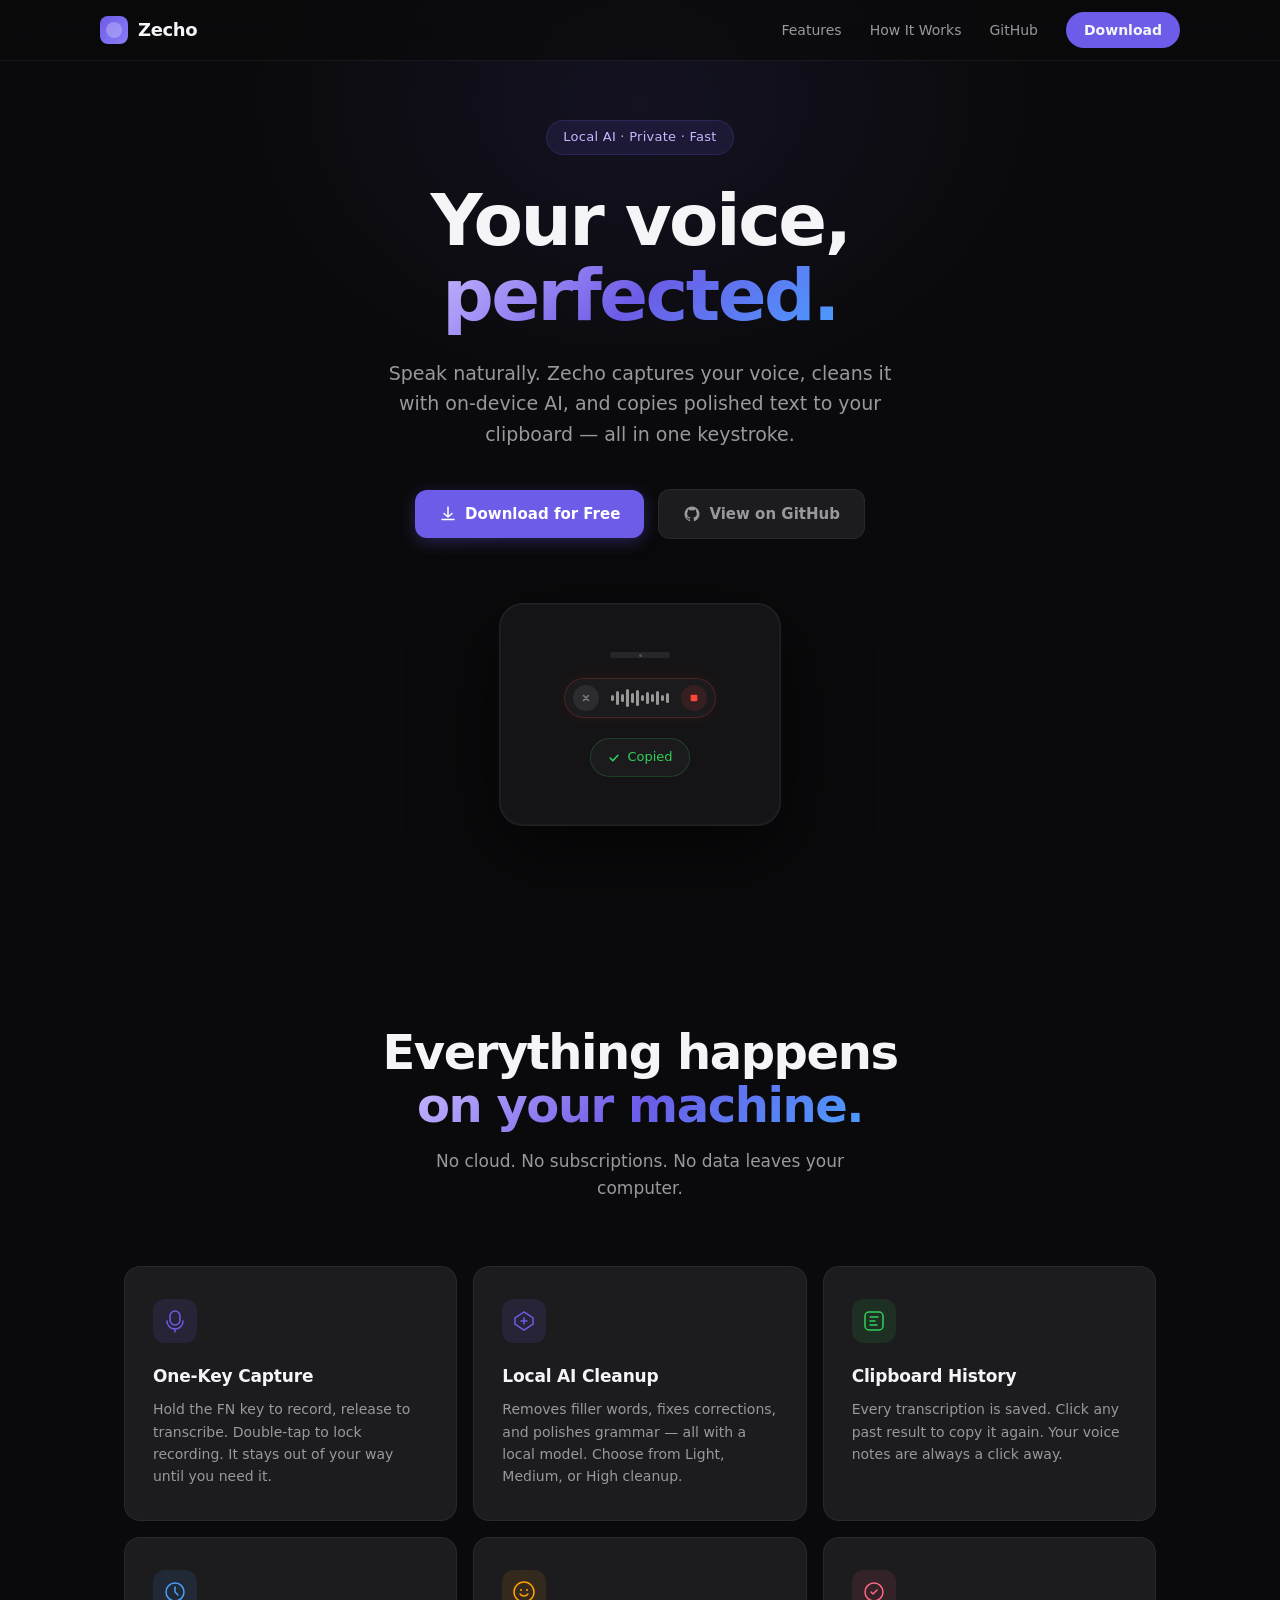
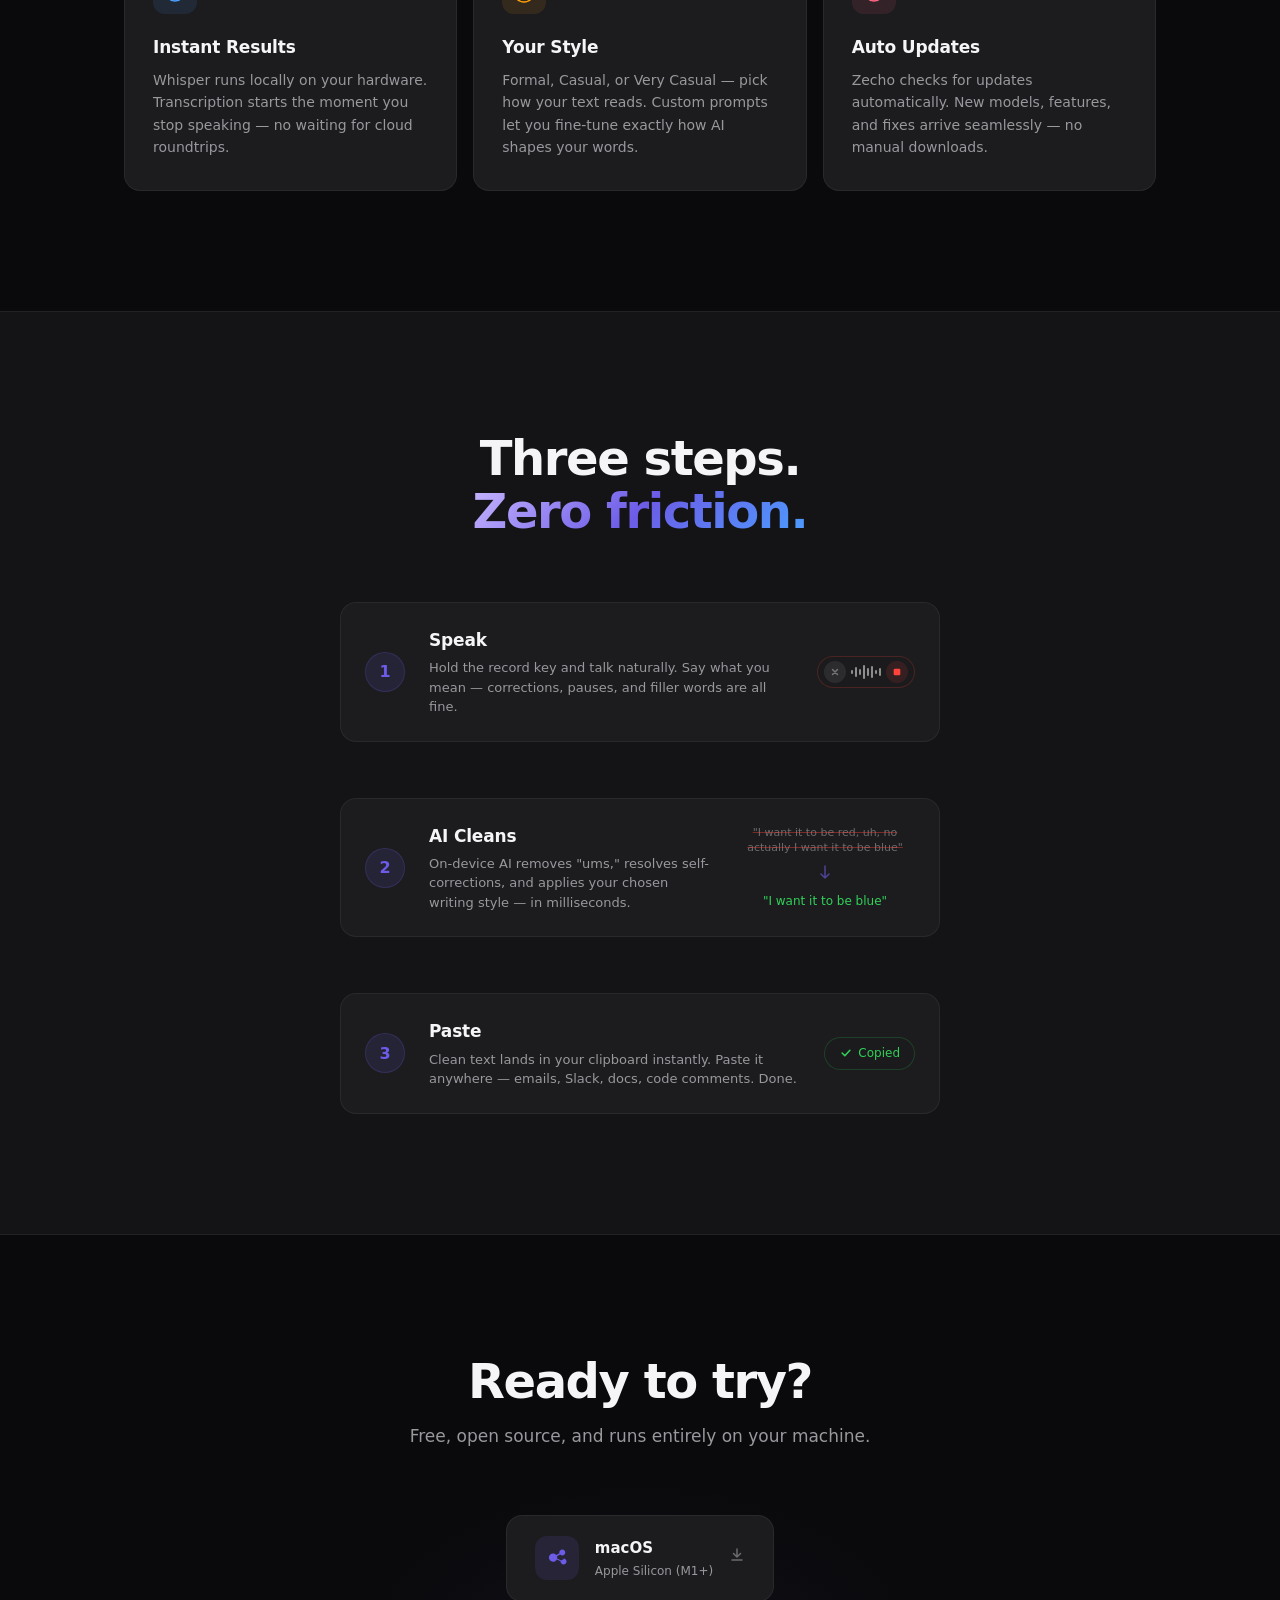
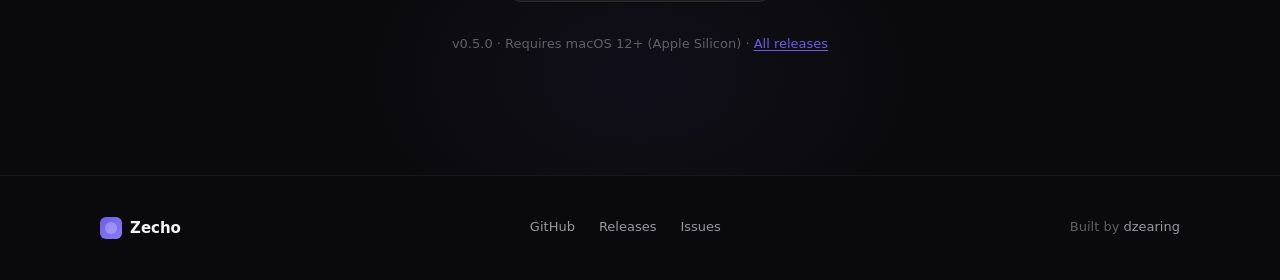
<file: docs/index.html>
<!DOCTYPE html>
<html lang="en">
<head>
  <meta charset="UTF-8" />
  <meta name="viewport" content="width=device-width, initial-scale=1.0" />
  <title>Zecho — Voice to Clipboard, Instantly</title>
  <meta name="description" content="Speak naturally. Zecho captures your voice, cleans it with local AI, and copies polished text to your clipboard — all in one keystroke." />
  <link rel="stylesheet" href="styles.css" />
</head>
<body>
  <!-- ── Nav ── -->
  <nav>
    <div class="nav-inner">
      <a href="#" class="logo">
        <div class="logo-mark"></div>
        <span>Zecho</span>
      </a>
      <div class="nav-links">
        <a href="#features">Features</a>
        <a href="#how-it-works">How It Works</a>
        <a href="https://github.com/dzearing/zecho" target="_blank" rel="noopener">GitHub</a>
        <a href="#download" class="nav-cta">Download</a>
      </div>
    </div>
  </nav>

  <!-- ── Hero ── -->
  <section class="hero">
    <div class="hero-glow"></div>
    <div class="hero-content">
      <div class="badge">Local AI &middot; Private &middot; Fast</div>
      <h1>Your voice,<br /><span class="gradient-text">perfected.</span></h1>
      <p class="hero-sub">
        Speak naturally. Zecho captures your voice, cleans it with on-device AI,
        and copies polished text to your clipboard — all in one keystroke.
      </p>
      <div class="hero-actions">
        <a href="#download" class="btn btn-primary">
          <svg width="18" height="18" viewBox="0 0 18 18" fill="none">
            <path d="M9 2v10m0 0L5 8.5M9 12l4-3.5M3 14.5h12" stroke="currentColor" stroke-width="1.5" stroke-linecap="round" stroke-linejoin="round"/>
          </svg>
          Download for Free
        </a>
        <a href="https://github.com/dzearing/zecho" target="_blank" rel="noopener" class="btn btn-secondary">
          <svg width="18" height="18" viewBox="0 0 18 18" fill="none">
            <path d="M9 1.5C4.86 1.5 1.5 4.86 1.5 9c0 3.31 2.15 6.13 5.13 7.12.37.07.51-.16.51-.36v-1.26c-2.09.45-2.53-1.01-2.53-1.01-.34-.87-.83-1.1-.83-1.1-.68-.46.05-.45.05-.45.75.05 1.15.77 1.15.77.67 1.14 1.75.81 2.17.62.07-.48.26-.81.47-.99-1.67-.19-3.42-.83-3.42-3.71 0-.82.29-1.49.77-2.01-.08-.19-.33-.95.07-1.99 0 0 .63-.2 2.06.77a7.17 7.17 0 013.74 0c1.43-.97 2.06-.77 2.06-.77.4 1.04.15 1.8.07 1.99.48.52.77 1.19.77 2.01 0 2.89-1.76 3.52-3.43 3.71.27.23.51.69.51 1.39v2.07c0 .2.14.43.51.36A7.5 7.5 0 0016.5 9c0-4.14-3.36-7.5-7.5-7.5z" fill="currentColor"/>
          </svg>
          View on GitHub
        </a>
      </div>
    </div>

    <!-- App mockup -->
    <div class="hero-mockup">
      <div class="mockup-window">
        <div class="mockup-content">
          <div class="mockup-pill mockup-idle">
            <div class="mockup-dot"></div>
          </div>
          <div class="mockup-pill mockup-recording">
            <div class="mockup-cancel">
              <svg width="10" height="10" viewBox="0 0 14 14" fill="none">
                <path d="M3.5 3.5L10.5 10.5M10.5 3.5L3.5 10.5" stroke="currentColor" stroke-width="2" stroke-linecap="round"/>
              </svg>
            </div>
            <div class="mockup-waveform">
              <span></span><span></span><span></span><span></span><span></span>
              <span></span><span></span><span></span><span></span><span></span>
              <span></span><span></span>
            </div>
            <div class="mockup-stop">
              <svg width="8" height="8" viewBox="0 0 12 12" fill="none">
                <rect x="1" y="1" width="10" height="10" rx="2" fill="currentColor"/>
              </svg>
            </div>
          </div>
          <div class="mockup-pill mockup-done">
            <svg width="14" height="14" viewBox="0 0 18 18" fill="none">
              <path d="M4 9L7.5 12.5L14 5.5" stroke="currentColor" stroke-width="2" stroke-linecap="round" stroke-linejoin="round"/>
            </svg>
            <span>Copied</span>
          </div>
        </div>
      </div>
    </div>
  </section>

  <!-- ── Features ── -->
  <section class="features" id="features">
    <div class="section-inner">
      <div class="section-header">
        <h2>Everything happens<br /><span class="gradient-text">on your machine.</span></h2>
        <p>No cloud. No subscriptions. No data leaves your computer.</p>
      </div>
      <div class="feature-grid">
        <div class="feature-card">
          <div class="feature-icon">
            <svg width="24" height="24" viewBox="0 0 24 24" fill="none">
              <rect x="7" y="2" width="10" height="14" rx="5" stroke="currentColor" stroke-width="1.5" fill="none"/>
              <path d="M4 12c0 4.42 3.58 8 8 8s8-3.58 8-8" stroke="currentColor" stroke-width="1.5" stroke-linecap="round" fill="none"/>
              <line x1="12" y1="20" x2="12" y2="23" stroke="currentColor" stroke-width="1.5" stroke-linecap="round"/>
            </svg>
          </div>
          <h3>One-Key Capture</h3>
          <p>Hold the FN key to record, release to transcribe. Double-tap to lock recording. It stays out of your way until you need it.</p>
        </div>
        <div class="feature-card">
          <div class="feature-icon accent-purple">
            <svg width="24" height="24" viewBox="0 0 24 24" fill="none">
              <path d="M12 3L3 9v6l9 6 9-6V9l-9-6z" stroke="currentColor" stroke-width="1.5" fill="none"/>
              <path d="M12 15V9M9 12h6" stroke="currentColor" stroke-width="1.5" stroke-linecap="round"/>
            </svg>
          </div>
          <h3>Local AI Cleanup</h3>
          <p>Removes filler words, fixes corrections, and polishes grammar — all with a local model. Choose from Light, Medium, or High cleanup.</p>
        </div>
        <div class="feature-card">
          <div class="feature-icon accent-green">
            <svg width="24" height="24" viewBox="0 0 24 24" fill="none">
              <rect x="3" y="3" width="18" height="18" rx="4" stroke="currentColor" stroke-width="1.5" fill="none"/>
              <path d="M8 8h8M8 12h5M8 16h7" stroke="currentColor" stroke-width="1.5" stroke-linecap="round"/>
            </svg>
          </div>
          <h3>Clipboard History</h3>
          <p>Every transcription is saved. Click any past result to copy it again. Your voice notes are always a click away.</p>
        </div>
        <div class="feature-card">
          <div class="feature-icon accent-blue">
            <svg width="24" height="24" viewBox="0 0 24 24" fill="none">
              <circle cx="12" cy="12" r="9" stroke="currentColor" stroke-width="1.5" fill="none"/>
              <path d="M12 7v5l3 3" stroke="currentColor" stroke-width="1.5" stroke-linecap="round"/>
            </svg>
          </div>
          <h3>Instant Results</h3>
          <p>Whisper runs locally on your hardware. Transcription starts the moment you stop speaking — no waiting for cloud roundtrips.</p>
        </div>
        <div class="feature-card">
          <div class="feature-icon accent-orange">
            <svg width="24" height="24" viewBox="0 0 24 24" fill="none">
              <path d="M12 2C6.48 2 2 6.48 2 12s4.48 10 10 10 10-4.48 10-10S17.52 2 12 2z" stroke="currentColor" stroke-width="1.5" fill="none"/>
              <path d="M8 14s1.5 2 4 2 4-2 4-2" stroke="currentColor" stroke-width="1.5" stroke-linecap="round"/>
              <circle cx="9" cy="10" r="1" fill="currentColor"/>
              <circle cx="15" cy="10" r="1" fill="currentColor"/>
            </svg>
          </div>
          <h3>Your Style</h3>
          <p>Formal, Casual, or Very Casual — pick how your text reads. Custom prompts let you fine-tune exactly how AI shapes your words.</p>
        </div>
        <div class="feature-card">
          <div class="feature-icon accent-pink">
            <svg width="24" height="24" viewBox="0 0 24 24" fill="none">
              <path d="M21 12a9 9 0 11-18 0 9 9 0 0118 0z" stroke="currentColor" stroke-width="1.5" fill="none"/>
              <path d="M9 12l2 2 4-4" stroke="currentColor" stroke-width="1.5" stroke-linecap="round" stroke-linejoin="round"/>
            </svg>
          </div>
          <h3>Auto Updates</h3>
          <p>Zecho checks for updates automatically. New models, features, and fixes arrive seamlessly — no manual downloads.</p>
        </div>
      </div>
    </div>
  </section>

  <!-- ── How It Works ── -->
  <section class="how-it-works" id="how-it-works">
    <div class="section-inner">
      <div class="section-header">
        <h2>Three steps.<br /><span class="gradient-text">Zero friction.</span></h2>
      </div>
      <div class="steps">
        <div class="step">
          <div class="step-number">1</div>
          <div class="step-content">
            <h3>Speak</h3>
            <p>Hold the record key and talk naturally. Say what you mean — corrections, pauses, and filler words are all fine.</p>
          </div>
          <div class="step-visual">
            <div class="step-pill recording">
              <div class="step-cancel-btn">
                <svg width="10" height="10" viewBox="0 0 14 14" fill="none">
                  <path d="M3.5 3.5L10.5 10.5M10.5 3.5L3.5 10.5" stroke="currentColor" stroke-width="2" stroke-linecap="round"/>
                </svg>
              </div>
              <div class="step-bars">
                <span></span><span></span><span></span><span></span><span></span>
                <span></span><span></span><span></span>
              </div>
              <div class="step-stop-btn">
                <svg width="8" height="8" viewBox="0 0 12 12" fill="none">
                  <rect x="1" y="1" width="10" height="10" rx="2" fill="currentColor"/>
                </svg>
              </div>
            </div>
          </div>
        </div>

        <div class="step-connector">
          <svg width="24" height="48" viewBox="0 0 24 48" fill="none">
            <path d="M12 0v48" stroke="url(#grad-connector)" stroke-width="1.5" stroke-dasharray="4 4"/>
            <defs>
              <linearGradient id="grad-connector" x1="12" y1="0" x2="12" y2="48">
                <stop offset="0%" stop-color="#6c5ce7" stop-opacity="0.6"/>
                <stop offset="100%" stop-color="#6c5ce7" stop-opacity="0.1"/>
              </linearGradient>
            </defs>
          </svg>
        </div>

        <div class="step">
          <div class="step-number">2</div>
          <div class="step-content">
            <h3>AI Cleans</h3>
            <p>On-device AI removes "ums," resolves self-corrections, and applies your chosen writing style — in milliseconds.</p>
          </div>
          <div class="step-visual">
            <div class="step-transform">
              <div class="step-before">"I want it to be red, uh, no actually I want it to be blue"</div>
              <div class="step-arrow">
                <svg width="16" height="16" viewBox="0 0 16 16" fill="none">
                  <path d="M8 2v12m0 0l4-4m-4 4L4 10" stroke="currentColor" stroke-width="1.5" stroke-linecap="round" stroke-linejoin="round"/>
                </svg>
              </div>
              <div class="step-after">"I want it to be blue"</div>
            </div>
          </div>
        </div>

        <div class="step-connector">
          <svg width="24" height="48" viewBox="0 0 24 48" fill="none">
            <path d="M12 0v48" stroke="url(#grad-connector2)" stroke-width="1.5" stroke-dasharray="4 4"/>
            <defs>
              <linearGradient id="grad-connector2" x1="12" y1="0" x2="12" y2="48">
                <stop offset="0%" stop-color="#6c5ce7" stop-opacity="0.6"/>
                <stop offset="100%" stop-color="#6c5ce7" stop-opacity="0.1"/>
              </linearGradient>
            </defs>
          </svg>
        </div>

        <div class="step">
          <div class="step-number">3</div>
          <div class="step-content">
            <h3>Paste</h3>
            <p>Clean text lands in your clipboard instantly. Paste it anywhere — emails, Slack, docs, code comments. Done.</p>
          </div>
          <div class="step-visual">
            <div class="step-pill done">
              <svg width="14" height="14" viewBox="0 0 18 18" fill="none">
                <path d="M4 9L7.5 12.5L14 5.5" stroke="currentColor" stroke-width="2" stroke-linecap="round" stroke-linejoin="round"/>
              </svg>
              <span>Copied</span>
            </div>
          </div>
        </div>
      </div>
    </div>
  </section>

  <!-- ── Download ── -->
  <section class="download" id="download">
    <div class="section-inner">
      <div class="download-glow"></div>
      <div class="section-header">
        <h2>Ready to try?</h2>
        <p>Free, open source, and runs entirely on your machine.</p>
      </div>
      <div class="download-cards">
        <a href="https://github.com/dzearing/zecho/releases/download/v0.5.0/Zecho_0.5.0_aarch64.dmg" class="download-card">
          <div class="download-icon">
            <svg width="32" height="32" viewBox="0 0 32 32" fill="none">
              <path d="M22.5 17.5c-.87 0-1.65.37-2.2.96l-4.15-2.08c.05-.25.08-.5.08-.76 0-.45-.08-.88-.22-1.28l3.16-1.81c.55.53 1.3.85 2.13.85 1.66 0 3-1.34 3-3s-1.34-3-3-3-3 1.34-3 3c0 .31.05.61.14.89l-3.17 1.82c-.75-.98-1.93-1.61-3.27-1.61-2.27 0-4.12 1.85-4.12 4.12s1.85 4.12 4.12 4.12c1.64 0 3.05-.96 3.72-2.34l3.86 1.93c-.01.09-.01.18-.01.28 0 1.66 1.34 3 3 3s3-1.34 3-3-1.34-3.19-3-3.19z" fill="currentColor"/>
            </svg>
          </div>
          <div class="download-info">
            <strong>macOS</strong>
            <span>Apple Silicon (M1+)</span>
          </div>
          <div class="download-action">
            <svg width="16" height="16" viewBox="0 0 16 16" fill="none">
              <path d="M8 2v8m0 0L4.5 6.5M8 10l3.5-3.5M3 13h10" stroke="currentColor" stroke-width="1.5" stroke-linecap="round" stroke-linejoin="round"/>
            </svg>
          </div>
        </a>
      </div>
      <p class="download-note">
        v0.5.0 &middot; Requires macOS 12+ (Apple Silicon) &middot;
        <a href="https://github.com/dzearing/zecho/releases">All releases</a>
      </p>
    </div>
  </section>

  <!-- ── Footer ── -->
  <footer>
    <div class="footer-inner">
      <div class="footer-brand">
        <div class="logo-mark small"></div>
        <span>Zecho</span>
      </div>
      <div class="footer-links">
        <a href="https://github.com/dzearing/zecho" target="_blank" rel="noopener">GitHub</a>
        <a href="https://github.com/dzearing/zecho/releases" target="_blank" rel="noopener">Releases</a>
        <a href="https://github.com/dzearing/zecho/issues" target="_blank" rel="noopener">Issues</a>
      </div>
      <p class="footer-copy">Built by <a href="https://github.com/dzearing" target="_blank" rel="noopener">dzearing</a></p>
    </div>
  </footer>

  <script src="main.js"></script>
</body>
</html>
</file>
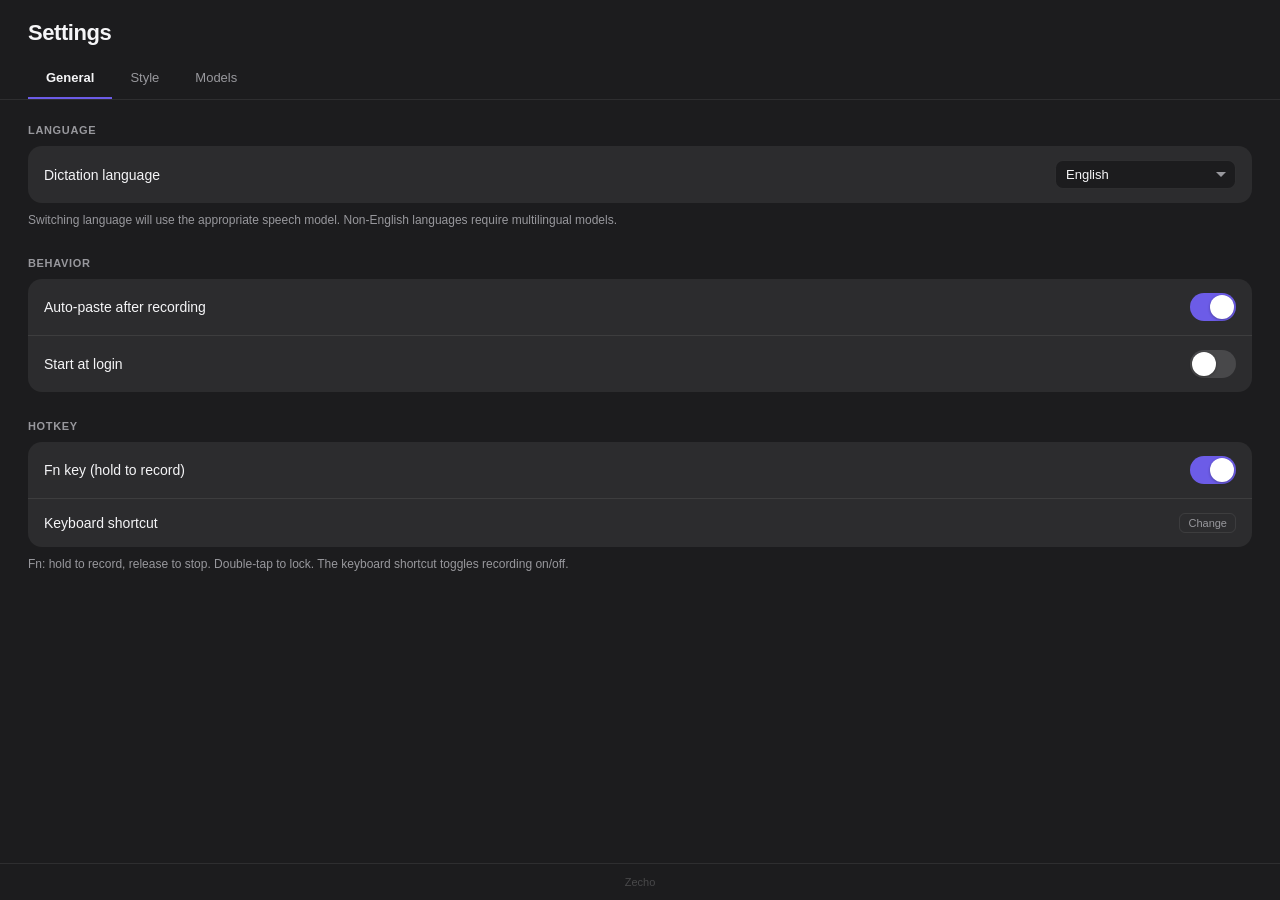
<file: ui/settings.html>
<!DOCTYPE html>
<html lang="en">
<head>
  <meta charset="UTF-8" />
  <meta name="viewport" content="width=device-width, initial-scale=1.0" />
  <title>Zecho Settings</title>
  <style>
    * { margin: 0; padding: 0; box-sizing: border-box; }

    :root {
      --bg: #1c1c1e;
      --surface: #2c2c2e;
      --surface-hover: #3a3a3c;
      --text: #f5f5f7;
      --text-secondary: #98989d;
      --accent: #6c5ce7;
      --accent-light: rgba(108, 92, 231, 0.15);
      --border: rgba(255, 255, 255, 0.08);
      --radius: 14px;
      --radius-sm: 8px;
      --preview-bg: rgba(108, 92, 231, 0.08);
      --preview-text: #c8b6ff;
    }

    body {
      background: var(--bg);
      font-family: -apple-system, BlinkMacSystemFont, "SF Pro Text", "SF Pro Display", "Helvetica Neue", sans-serif;
      color: var(--text);
      -webkit-user-select: none;
      user-select: none;
      height: 100vh;
      display: flex;
      flex-direction: column;
      overflow: hidden;
    }

    /* ── Header + Tabs ── */

    .header {
      padding: 20px 28px 0;
      flex-shrink: 0;
    }

    .header h1 {
      font-size: 22px;
      font-weight: 700;
      letter-spacing: -0.02em;
    }

    .tabs {
      display: flex;
      gap: 0;
      padding: 16px 28px 0;
      border-bottom: 1px solid var(--border);
      flex-shrink: 0;
    }

    .tab {
      padding: 8px 18px 12px;
      font-size: 13px;
      font-weight: 500;
      color: var(--text-secondary);
      cursor: pointer;
      border-bottom: 2px solid transparent;
      transition: all 0.15s ease;
      background: none;
      border-top: none;
      border-left: none;
      border-right: none;
      font-family: inherit;
    }

    .tab:hover { color: var(--text); }
    .tab.active {
      color: var(--text);
      border-bottom-color: var(--accent);
      font-weight: 600;
    }

    /* ── Tab content ── */

    .tab-content {
      flex: 1;
      overflow-y: auto;
      padding: 24px 28px;
    }

    .tab-pane { display: none; }
    .tab-pane.active { display: block; }

    /* ── Sections ── */

    .section { margin-bottom: 28px; }

    .section-label {
      font-size: 11px;
      font-weight: 600;
      color: var(--text-secondary);
      text-transform: uppercase;
      letter-spacing: 0.06em;
      margin-bottom: 10px;
    }

    .section-info {
      font-size: 12px;
      color: var(--text-secondary);
      margin-top: 8px;
      line-height: 1.5;
    }

    /* ── Card grids ── */

    .card-grid {
      display: grid;
      gap: 10px;
    }

    .card-grid.cols-3 { grid-template-columns: repeat(3, 1fr); }
    .card-grid.cols-2 { grid-template-columns: repeat(2, 1fr); }

    .option-card {
      background: var(--surface);
      border: 2px solid transparent;
      border-radius: var(--radius);
      padding: 16px;
      cursor: pointer;
      transition: all 0.18s ease;
      display: flex;
      flex-direction: column;
      gap: 6px;
    }

    .option-card:hover { background: var(--surface-hover); }
    .option-card.selected {
      border-color: var(--accent);
      background: var(--accent-light);
    }

    .option-card .card-title {
      font-size: 16px;
      font-weight: 650;
      letter-spacing: -0.01em;
    }

    .option-card .card-desc {
      font-size: 12px;
      color: var(--text-secondary);
      line-height: 1.4;
    }

    .option-card .card-preview {
      margin-top: auto;
      padding: 10px 12px;
      background: var(--preview-bg);
      border-radius: var(--radius-sm);
      font-size: 12px;
      line-height: 1.5;
      color: var(--preview-text);
    }

    /* ── Settings rows ── */

    .settings-group {
      background: var(--surface);
      border-radius: var(--radius);
      overflow: hidden;
    }

    .setting-row {
      display: flex;
      align-items: center;
      justify-content: space-between;
      padding: 14px 16px;
      min-height: 48px;
    }

    .setting-row + .setting-row {
      border-top: 1px solid var(--border);
    }

    .setting-row .label { font-size: 14px; }
    .setting-row .value { font-size: 13px; color: var(--text-secondary); }

    /* ── Toggle ── */

    .toggle {
      position: relative;
      width: 46px;
      height: 28px;
      cursor: pointer;
    }

    .toggle input { opacity: 0; width: 0; height: 0; }

    .toggle-track {
      position: absolute;
      inset: 0;
      background: #48484a;
      border-radius: 14px;
      transition: background 0.2s ease;
    }

    .toggle input:checked + .toggle-track { background: var(--accent); }

    .toggle-knob {
      position: absolute;
      top: 2px;
      left: 2px;
      width: 24px;
      height: 24px;
      background: #fff;
      border-radius: 50%;
      transition: transform 0.2s cubic-bezier(0.4, 0, 0.2, 1);
      box-shadow: 0 1px 3px rgba(0, 0, 0, 0.3);
    }

    .toggle input:checked ~ .toggle-knob { transform: translateX(18px); }

    /* ── Select dropdown ── */

    .select-wrap select {
      background: var(--bg);
      border: 1px solid var(--border);
      border-radius: var(--radius-sm);
      color: var(--text);
      font-family: inherit;
      font-size: 13px;
      padding: 6px 28px 6px 10px;
      outline: none;
      cursor: pointer;
      -webkit-appearance: none;
      appearance: none;
      background-image: url("data:image/svg+xml,%3Csvg xmlns='http://www.w3.org/2000/svg' width='12' height='12' viewBox='0 0 12 12'%3E%3Cpath fill='%2398989d' d='M6 8L1 3h10z'/%3E%3C/svg%3E");
      background-repeat: no-repeat;
      background-position: right 8px center;
      transition: border-color 0.15s ease;
    }

    .select-wrap select:focus { border-color: var(--accent); }

    /* ── Textarea ── */

    .custom-prompt textarea {
      width: 100%;
      min-height: 72px;
      background: var(--bg);
      border: 1px solid var(--border);
      border-radius: var(--radius-sm);
      color: var(--text);
      font-family: inherit;
      font-size: 13px;
      padding: 10px 12px;
      resize: vertical;
      outline: none;
      margin-top: 8px;
      transition: border-color 0.15s ease;
    }

    .custom-prompt textarea:focus { border-color: var(--accent); }
    .custom-prompt textarea::placeholder { color: #636366; }

    /* ── Hotkey ── */

    kbd {
      display: inline-block;
      padding: 3px 7px;
      font-size: 12px;
      font-family: inherit;
      font-weight: 500;
      background: var(--bg);
      border: 1px solid var(--border);
      border-radius: 6px;
      color: var(--text-secondary);
    }

    .hotkey-display { display: flex; align-items: center; gap: 4px; }

    /* ── Model cards ── */

    .model-list { display: flex; flex-direction: column; gap: 8px; }
    .settings-group + #cleanup-models-wrapper { margin-top: 8px; }

    .model-card {
      background: var(--surface);
      border: 2px solid transparent;
      border-radius: var(--radius);
      padding: 14px 16px;
      display: flex;
      align-items: center;
      gap: 14px;
      cursor: pointer;
      transition: all 0.18s ease;
    }

    .model-card:hover { background: var(--surface-hover); }
    .model-card.active { border-color: var(--accent); background: var(--accent-light); }

    .model-info { flex: 1; min-width: 0; }

    .model-name {
      font-size: 14px;
      font-weight: 600;
      display: flex;
      align-items: center;
      gap: 8px;
    }

    .model-name .badge {
      font-size: 10px;
      font-weight: 500;
      padding: 2px 6px;
      border-radius: 4px;
      background: var(--accent-light);
      color: #c8b6ff;
      text-transform: uppercase;
      letter-spacing: 0.04em;
    }

    .model-desc { font-size: 12px; color: var(--text-secondary); margin-top: 2px; }

    .model-id-chip {
      display: inline-block;
      font-size: 10px;
      font-family: "SF Mono", "Menlo", monospace;
      color: var(--text-secondary);
      background: rgba(255, 255, 255, 0.06);
      border: 1px solid var(--border);
      border-radius: 4px;
      padding: 1px 6px;
      margin-top: 4px;
    }

    .model-meta { display: flex; gap: 12px; margin-top: 6px; }

    .model-stat {
      font-size: 11px;
      color: var(--text-secondary);
      display: flex;
      align-items: center;
      gap: 4px;
    }

    .stat-bar { display: flex; gap: 2px; }

    .stat-dot {
      width: 6px;
      height: 6px;
      border-radius: 2px;
      background: #48484a;
    }

    .stat-dot.filled { background: var(--accent); }
    .stat-dot.filled.green { background: #30d158; }

    .model-action { flex-shrink: 0; display: flex; align-items: center; }

    .model-btn {
      padding: 6px 14px;
      border-radius: var(--radius-sm);
      border: none;
      font-size: 12px;
      font-weight: 600;
      cursor: pointer;
      transition: all 0.15s ease;
      font-family: inherit;
    }

    .model-btn.download { background: var(--accent); color: #fff; }
    .model-btn.download:hover { background: #7d6ef0; }
    .model-btn.active-btn { background: rgba(48, 209, 88, 0.12); color: #30d158; cursor: default; }
    .model-btn.select { background: var(--bg); color: var(--text-secondary); border: 1px solid var(--border); }
    .model-btn.select:hover { color: var(--text); border-color: rgba(255, 255, 255, 0.15); }
    .model-btn.downloading { background: var(--bg); color: var(--text-secondary); cursor: wait; }
    .model-btn.cancel { background: rgba(255, 69, 58, 0.12); color: #ff453a; }
    .model-btn.cancel:hover { background: rgba(255, 69, 58, 0.2); }

    .download-pct {
      font-size: 12px;
      font-variant-numeric: tabular-nums;
      color: var(--accent);
      margin-right: 8px;
    }

    .model-size { font-size: 11px; color: #636366; margin-top: 2px; }

    /* ── Hotkey recorder ── */

    .hotkey-recorder {
      display: flex;
      align-items: center;
      gap: 6px;
      cursor: pointer;
    }

    .hotkey-recorder.recording kbd {
      border-color: var(--accent);
      color: var(--accent);
      animation: pulse 1s infinite;
    }

    @keyframes pulse {
      0%, 100% { opacity: 1; }
      50% { opacity: 0.5; }
    }

    .hotkey-edit-btn {
      font-size: 11px;
      color: var(--text-secondary);
      background: none;
      border: 1px solid var(--border);
      border-radius: 6px;
      padding: 3px 8px;
      cursor: pointer;
      font-family: inherit;
      transition: all 0.15s ease;
    }

    .hotkey-edit-btn:hover {
      color: var(--text);
      border-color: rgba(255, 255, 255, 0.15);
    }

    /* ── Footer ── */

    .footer {
      padding: 12px 28px;
      text-align: center;
      font-size: 11px;
      color: #48484a;
      flex-shrink: 0;
      border-top: 1px solid var(--border);
    }
  </style>
</head>
<body>

  <div class="header">
    <h1>Settings</h1>
  </div>

  <div class="tabs">
    <button class="tab active" data-tab="general">General</button>
    <button class="tab" data-tab="style">Style</button>
    <button class="tab" data-tab="models">Models</button>
  </div>

  <div class="tab-content">

    <!-- ══ Style tab ══ -->
    <div class="tab-pane" id="tab-style">
      <div class="section">
        <div class="section-label">Writing Style</div>
        <div class="card-grid cols-3" id="style-grid">
          <div class="option-card" data-style="Formal">
            <div class="card-title">Formal.</div>
            <div class="card-desc">Caps + Punctuation</div>
            <div class="card-preview">Hey, are you free for lunch tomorrow? Let's do 12 if that works for you.</div>
          </div>
          <div class="option-card" data-style="Casual">
            <div class="card-title">Casual</div>
            <div class="card-desc">Caps + Less punctuation</div>
            <div class="card-preview">Hey are you free for lunch tomorrow? Let's do 12 if that works for you</div>
          </div>
          <div class="option-card" data-style="VeryCasual">
            <div class="card-title">very casual</div>
            <div class="card-desc">No caps + Less punctuation</div>
            <div class="card-preview">hey are you free for lunch tomorrow? let's do 12 if that works for you</div>
          </div>
        </div>
      </div>

      <div class="section">
        <div class="section-label">Auto Cleanup</div>
        <div class="card-grid cols-2" id="cleanup-grid">
          <div class="option-card" data-level="None">
            <div class="card-title">None</div>
            <div class="card-desc">Transcribes exactly what you said</div>
            <div class="card-preview">hey we still on for coffee or? I think we maybe should leave earlier um to make it there in time</div>
          </div>
          <div class="option-card" data-level="Light">
            <div class="card-title">Light</div>
            <div class="card-desc">Cleans up filler words and grammar</div>
            <div class="card-preview">Hey, are we still on for coffee? I think we should leave earlier to make it there in time.</div>
          </div>
          <div class="option-card" data-level="Medium">
            <div class="card-title">Medium</div>
            <div class="card-desc">Edits for clarity and conciseness</div>
            <div class="card-preview">Hey, are we still on for coffee? We should leave earlier; there might be traffic.</div>
          </div>
          <div class="option-card" data-level="High">
            <div class="card-title">High</div>
            <div class="card-desc">Rewrites for brevity and polish</div>
            <div class="card-preview">Hey, still on for coffee? Let's leave early to beat traffic.</div>
          </div>
        </div>
        <div class="section-info">Your original dictation is always saved in History.</div>
      </div>

      <div class="section">
        <div class="section-label">Custom Instructions</div>
        <div class="custom-prompt">
          <textarea id="custom-prompt" placeholder='e.g. "Always use Oxford commas" or "Keep technical jargon as-is"'></textarea>
        </div>
        <div class="section-info">Appended to the cleanup prompt. Leave blank for defaults.</div>
      </div>
    </div>

    <!-- ══ Models tab ══ -->
    <div class="tab-pane" id="tab-models">
      <div class="section">
        <div class="section-label">Speech-to-Text</div>
        <div class="model-list" id="whisper-models"></div>
      </div>

      <div class="section">
        <div class="section-label">Text Cleanup</div>
        <div class="settings-group">
          <div class="setting-row">
            <span class="label">Enable AI cleanup</span>
            <label class="toggle">
              <input type="checkbox" id="cleanup-enabled" checked />
              <span class="toggle-track"></span>
              <span class="toggle-knob"></span>
            </label>
          </div>
        </div>
        <div id="cleanup-models-wrapper">
          <div class="model-list" id="cleanup-models"></div>
          <div class="section-info">Larger models produce better results but use more memory.</div>
        </div>
      </div>
    </div>

    <!-- ══ General tab ══ -->
    <div class="tab-pane active" id="tab-general">
      <div class="section">
        <div class="section-label">Language</div>
        <div class="settings-group">
          <div class="setting-row">
            <span class="label">Dictation language</span>
            <div class="select-wrap">
              <select id="language-select">
                <option value="en">English</option>
                <option value="zh">中文 (Chinese)</option>
                <option value="es">Español (Spanish)</option>
                <option value="fr">Français (French)</option>
                <option value="de">Deutsch (German)</option>
                <option value="pt">Português (Portuguese)</option>
                <option value="it">Italiano (Italian)</option>
                <option value="ja">日本語 (Japanese)</option>
                <option value="ko">한국어 (Korean)</option>
                <option value="ru">Русский (Russian)</option>
                <option value="nl">Nederlands (Dutch)</option>
                <option value="pl">Polski (Polish)</option>
                <option value="tr">Türkçe (Turkish)</option>
                <option value="ar">العربية (Arabic)</option>
                <option value="hi">हिन्दी (Hindi)</option>
                <option value="th">ไทย (Thai)</option>
                <option value="vi">Tiếng Việt (Vietnamese)</option>
                <option value="id">Bahasa Indonesia</option>
                <option value="cs">Čeština (Czech)</option>
                <option value="uk">Українська (Ukrainian)</option>
                <option value="sv">Svenska (Swedish)</option>
                <option value="da">Dansk (Danish)</option>
                <option value="no">Norsk (Norwegian)</option>
                <option value="fi">Suomi (Finnish)</option>
              </select>
            </div>
          </div>
        </div>
        <div class="section-info">Switching language will use the appropriate speech model. Non-English languages require multilingual models.</div>
      </div>

      <div class="section">
        <div class="section-label">Behavior</div>
        <div class="settings-group">
          <div class="setting-row">
            <span class="label">Auto-paste after recording</span>
            <label class="toggle">
              <input type="checkbox" id="auto-paste" checked />
              <span class="toggle-track"></span>
              <span class="toggle-knob"></span>
            </label>
          </div>
          <div class="setting-row">
            <span class="label">Start at login</span>
            <label class="toggle">
              <input type="checkbox" id="autostart-enabled" />
              <span class="toggle-track"></span>
              <span class="toggle-knob"></span>
            </label>
          </div>
        </div>
      </div>

      <div class="section">
        <div class="section-label">Hotkey</div>
        <div class="settings-group">
          <div class="setting-row">
            <span class="label">Fn key (hold to record)</span>
            <label class="toggle">
              <input type="checkbox" id="fn-key-enabled" checked />
              <span class="toggle-track"></span>
              <span class="toggle-knob"></span>
            </label>
          </div>
          <div class="setting-row">
            <span class="label">Keyboard shortcut</span>
            <div class="hotkey-recorder" id="hotkey-recorder">
              <div class="hotkey-display" id="hotkey-display"></div>
              <button class="hotkey-edit-btn" id="hotkey-edit-btn">Change</button>
            </div>
          </div>
        </div>
        <div class="section-info">Fn: hold to record, release to stop. Double-tap to lock. The keyboard shortcut toggles recording on/off.</div>
      </div>

    </div>
  </div>

  <div class="footer" id="footer">Zecho</div>

  <script>
    const { invoke } = window.__TAURI__.core;
    const { listen } = window.__TAURI__.event;

    let settings = {};

    // ── Tabs ──

    document.querySelectorAll(".tab").forEach((tab) => {
      tab.addEventListener("click", () => {
        document.querySelectorAll(".tab").forEach((t) => t.classList.remove("active"));
        document.querySelectorAll(".tab-pane").forEach((p) => p.classList.remove("active"));
        tab.classList.add("active");
        document.getElementById(`tab-${tab.dataset.tab}`).classList.add("active");
      });
    });

    // ── Card selection ──

    function selectCard(grid, attr, value) {
      grid.querySelectorAll(".option-card").forEach((card) => {
        card.classList.toggle("selected", card.dataset[attr] === value);
      });
    }

    let previousCleanupLevel = "Light";

    async function loadSettings() {
      settings = await invoke("get_settings");
      selectCard(document.getElementById("style-grid"), "style", settings.writing_style);
      selectCard(document.getElementById("cleanup-grid"), "level", settings.cleanup_level);
      document.getElementById("auto-paste").checked = settings.auto_paste;
      document.getElementById("custom-prompt").value = settings.custom_prompt || "";

      const cleanupOn = settings.cleanup_level !== "None";
      document.getElementById("cleanup-enabled").checked = cleanupOn;
      document.getElementById("cleanup-models-wrapper").style.opacity = cleanupOn ? "1" : "0.4";
      document.getElementById("cleanup-models-wrapper").style.pointerEvents = cleanupOn ? "auto" : "none";
      if (cleanupOn) previousCleanupLevel = settings.cleanup_level;

      document.getElementById("language-select").value = settings.language || "en";
      document.getElementById("fn-key-enabled").checked = settings.fn_key_enabled !== false;
      renderHotkey();

      try {
        const autostartEnabled = await invoke("get_autostart_enabled");
        document.getElementById("autostart-enabled").checked = !!autostartEnabled;
      } catch (err) {
        console.error("Failed to read autostart state:", err);
      }
    }

    async function saveSettings() {
      await invoke("update_settings", { newSettings: settings });
    }

    document.getElementById("style-grid").addEventListener("click", (e) => {
      const card = e.target.closest(".option-card");
      if (!card) return;
      settings.writing_style = card.dataset.style;
      selectCard(document.getElementById("style-grid"), "style", settings.writing_style);
      saveSettings();
    });

    document.getElementById("cleanup-grid").addEventListener("click", (e) => {
      const card = e.target.closest(".option-card");
      if (!card) return;
      settings.cleanup_level = card.dataset.level;
      selectCard(document.getElementById("cleanup-grid"), "level", settings.cleanup_level);
      saveSettings();
    });

    document.getElementById("cleanup-enabled").addEventListener("change", (e) => {
      if (e.target.checked) {
        settings.cleanup_level = previousCleanupLevel || "Light";
        document.getElementById("cleanup-models-wrapper").style.opacity = "1";
        document.getElementById("cleanup-models-wrapper").style.pointerEvents = "auto";
      } else {
        previousCleanupLevel = settings.cleanup_level;
        settings.cleanup_level = "None";
        document.getElementById("cleanup-models-wrapper").style.opacity = "0.4";
        document.getElementById("cleanup-models-wrapper").style.pointerEvents = "none";
      }
      selectCard(document.getElementById("cleanup-grid"), "level", settings.cleanup_level);
      saveSettings();
    });

    document.getElementById("auto-paste").addEventListener("change", (e) => {
      settings.auto_paste = e.target.checked;
      saveSettings();
    });

    document.getElementById("fn-key-enabled").addEventListener("change", (e) => {
      settings.fn_key_enabled = e.target.checked;
      saveSettings();
    });

    document.getElementById("autostart-enabled").addEventListener("change", async (e) => {
      const checkbox = e.target;
      const desired = checkbox.checked;
      checkbox.disabled = true;
      try {
        await invoke("set_autostart_enabled", { enabled: desired });
        const actual = await invoke("get_autostart_enabled");
        checkbox.checked = !!actual;
      } catch (err) {
        console.error("Failed to update autostart:", err);
        checkbox.checked = !desired;
      } finally {
        checkbox.disabled = false;
      }
    });

    document.getElementById("language-select").addEventListener("change", async (e) => {
      settings.language = e.target.value;
      try {
        const newModelId = await invoke("switch_language", { language: settings.language });
        if (newModelId) {
          settings.active_whisper_model = newModelId;
          currentWhisperModel = newModelId;
        }
      } catch (err) {
        console.error("Language switch error:", err);
      }
      saveSettings();
      await loadModels();

      // Auto-download the needed whisper model if not yet downloaded
      const models = await invoke("list_models");
      const needed = models.find((m) => m.id === currentWhisperModel);
      if (needed && !needed.downloaded && !(needed.id in activeDownloads)) {
        downloadModel(needed.id);
      }
    });

    let promptTimeout;
    document.getElementById("custom-prompt").addEventListener("input", (e) => {
      clearTimeout(promptTimeout);
      promptTimeout = setTimeout(() => {
        settings.custom_prompt = e.target.value || null;
        saveSettings();
      }, 500);
    });

    // ── Hotkey recorder ──

    const KEY_LABELS = {
      " ": "Space", Control: "Ctrl", Alt: "Option", Meta: "Cmd", Shift: "Shift",
    };

    function hotkeyToKbds(hotkey) {
      if (!hotkey) return "<kbd>Option</kbd><kbd>Space</kbd>";
      return hotkey.split("+").map((p) => {
        const label = { alt: "Option", ctrl: "Ctrl", shift: "Shift", cmd: "Cmd", meta: "Cmd", space: "Space" }[p.toLowerCase()] || p.toUpperCase();
        return `<kbd>${label}</kbd>`;
      }).join("");
    }

    function renderHotkey() {
      document.getElementById("hotkey-display").innerHTML = hotkeyToKbds(settings.hotkey || "alt+space");
    }

    let recordingHotkey = false;

    document.getElementById("hotkey-edit-btn").addEventListener("click", () => {
      if (recordingHotkey) {
        recordingHotkey = false;
        document.getElementById("hotkey-recorder").classList.remove("recording");
        document.getElementById("hotkey-edit-btn").textContent = "Change";
        renderHotkey();
        return;
      }
      recordingHotkey = true;
      document.getElementById("hotkey-recorder").classList.add("recording");
      document.getElementById("hotkey-display").innerHTML = "<kbd>Press shortcut...</kbd>";
      document.getElementById("hotkey-edit-btn").textContent = "Cancel";
    });

    document.addEventListener("keydown", async (e) => {
      if (!recordingHotkey) return;
      e.preventDefault();
      e.stopPropagation();

      if (e.key === "Escape") {
        recordingHotkey = false;
        document.getElementById("hotkey-recorder").classList.remove("recording");
        document.getElementById("hotkey-edit-btn").textContent = "Change";
        renderHotkey();
        return;
      }

      // Ignore bare modifier keys
      if (["Control", "Alt", "Shift", "Meta"].includes(e.key)) return;

      const parts = [];
      if (e.ctrlKey) parts.push("ctrl");
      if (e.altKey) parts.push("alt");
      if (e.shiftKey) parts.push("shift");
      if (e.metaKey) parts.push("cmd");

      if (parts.length === 0) return; // Require at least one modifier

      const key = e.key === " " ? "space" : e.key.toLowerCase();
      parts.push(key);

      const hotkey = parts.join("+");

      try {
        await invoke("update_hotkey", { hotkey });
        settings.hotkey = hotkey;
      } catch (err) {
        console.error("Hotkey update error:", err);
      }

      recordingHotkey = false;
      document.getElementById("hotkey-recorder").classList.remove("recording");
      document.getElementById("hotkey-edit-btn").textContent = "Change";
      renderHotkey();
    }, true);

    // ── Models ──

    function renderScoreDots(score, max, colorClass) {
      let html = '<div class="stat-bar">';
      for (let i = 0; i < max; i++) {
        html += `<div class="stat-dot${i < score ? ` filled ${colorClass}` : ""}"></div>`;
      }
      return html + "</div>";
    }

    function renderModelCard(model, isActive) {
      const qualityDots = renderScoreDots(model.quality_score, 10, "");
      const speedDots = renderScoreDots(model.speed_score, 10, "green");

      let actionHtml;
      if (!model.downloaded) {
        actionHtml = `<span class="download-pct" id="pct-${model.id}"></span><button class="model-btn download" data-download="${model.id}" id="btn-${model.id}">Download</button>`;
      } else if (isActive) {
        actionHtml = `<button class="model-btn active-btn">Active</button>`;
      } else {
        actionHtml = `<button class="model-btn select" data-select="${model.id}" data-type="${model.model_type}">Use</button>`;
      }

      const recommended = model.description.includes("Recommended") ? '<span class="badge">Rec</span>' : "";

      return `
        <div class="model-card${isActive ? " active" : ""}">
          <div class="model-info">
            <div class="model-name">${model.name} ${recommended}</div>
            <div class="model-desc">${model.description}</div>
            <div class="model-id-chip">${model.id}</div>
            <div class="model-meta">
              <div class="model-stat">Quality ${qualityDots}</div>
              <div class="model-stat">Speed ${speedDots}</div>
            </div>
            <div class="model-size">${model.size_mb >= 1000 ? (model.size_mb / 1024).toFixed(1) + " GB" : model.size_mb + " MB"}</div>
          </div>
          <div class="model-action">${actionHtml}</div>
        </div>`;
    }

    let currentWhisperModel = "";
    let currentCleanupModel = "";
    const activeDownloads = {};

    async function loadModels() {
      try {
        currentWhisperModel = settings.active_whisper_model || "whisper-base-en";
        currentCleanupModel = settings.active_cleanup_model;
        const models = await invoke("list_models");

        const lang = settings.language || "en";
        const needMulti = lang !== "en";
        document.getElementById("whisper-models").innerHTML = models
          .filter((m) => m.model_type === "Whisper" && m.multilingual === needMulti)
          .map((m) => renderModelCard(m, m.id === currentWhisperModel))
          .join("");

        document.getElementById("cleanup-models").innerHTML = models
          .filter((m) => m.model_type === "Cleanup")
          .map((m) => renderModelCard(m, m.id === currentCleanupModel))
          .join("");

        // Restore progress for any active downloads after re-render
        for (const [id, pct] of Object.entries(activeDownloads)) {
          const btn = document.getElementById("btn-" + id);
          const pctEl = document.getElementById("pct-" + id);
          if (btn) { btn.textContent = "Cancel"; btn.className = "model-btn cancel"; }
          if (pctEl) pctEl.textContent = pct + "%";
        }

        document.querySelectorAll("[data-download]").forEach(function(btn) {
          btn.addEventListener("click", function() { downloadModel(btn.dataset.download); });
        });
        document.querySelectorAll("[data-select]").forEach(function(btn) {
          btn.addEventListener("click", function() { selectModel(btn.dataset.select, btn.dataset.type); });
        });
      } catch (err) {
        console.error("Failed to load models:", err);
      }
    }

    async function downloadModel(modelId) {
      console.log("[settings] downloadModel called:", modelId);
      activeDownloads[modelId] = 0;
      var btn = document.getElementById("btn-" + modelId);
      var pct = document.getElementById("pct-" + modelId);
      if (btn) {
        btn.textContent = "Cancel";
        btn.className = "model-btn cancel";
      }
      if (pct) pct.textContent = "0%";
      try {
        await invoke("download_model", { modelId });
      } catch (err) {
        console.error("[settings] Download error:", err);
        delete activeDownloads[modelId];
        if (btn) { btn.textContent = "Retry"; btn.className = "model-btn download"; }
        if (pct) pct.textContent = "";
      }
    }

    async function selectModel(modelId, modelType) {
      try {
        if (modelType === "Whisper") {
          await invoke("load_whisper_model_cmd", { modelId });
          currentWhisperModel = modelId;
          settings.active_whisper_model = modelId;
        } else {
          await invoke("load_cleanup_model", { modelId });
          currentCleanupModel = modelId;
          settings.active_cleanup_model = modelId;
        }
        saveSettings();
        loadModels();
      } catch (err) {
        console.error("Model load error:", err);
      }
    }

    listen("model-download-progress", (event) => {
      var [id, pct] = event.payload;
      if (id in activeDownloads) activeDownloads[id] = pct;
      var el = document.getElementById("pct-" + id);
      if (el) el.textContent = pct + "%";
    });
    listen("model-download-complete", (event) => {
      console.log("[settings] download complete:", event.payload);
      delete activeDownloads[event.payload];
      loadModels();
    });
    listen("model-download-error", (event) => {
      console.error("[settings] download error:", event.payload);
      delete activeDownloads[event.payload];
      loadModels();
    });

    loadSettings().then(() => loadModels());

    // ── Footer version ──
    (async () => {
      try {
        const version = await window.__TAURI__.app.getVersion();
        document.getElementById("footer").textContent = `Zecho v${version}`;
      } catch (_) {}
    })();
  </script>
</body>
</html>
</file>
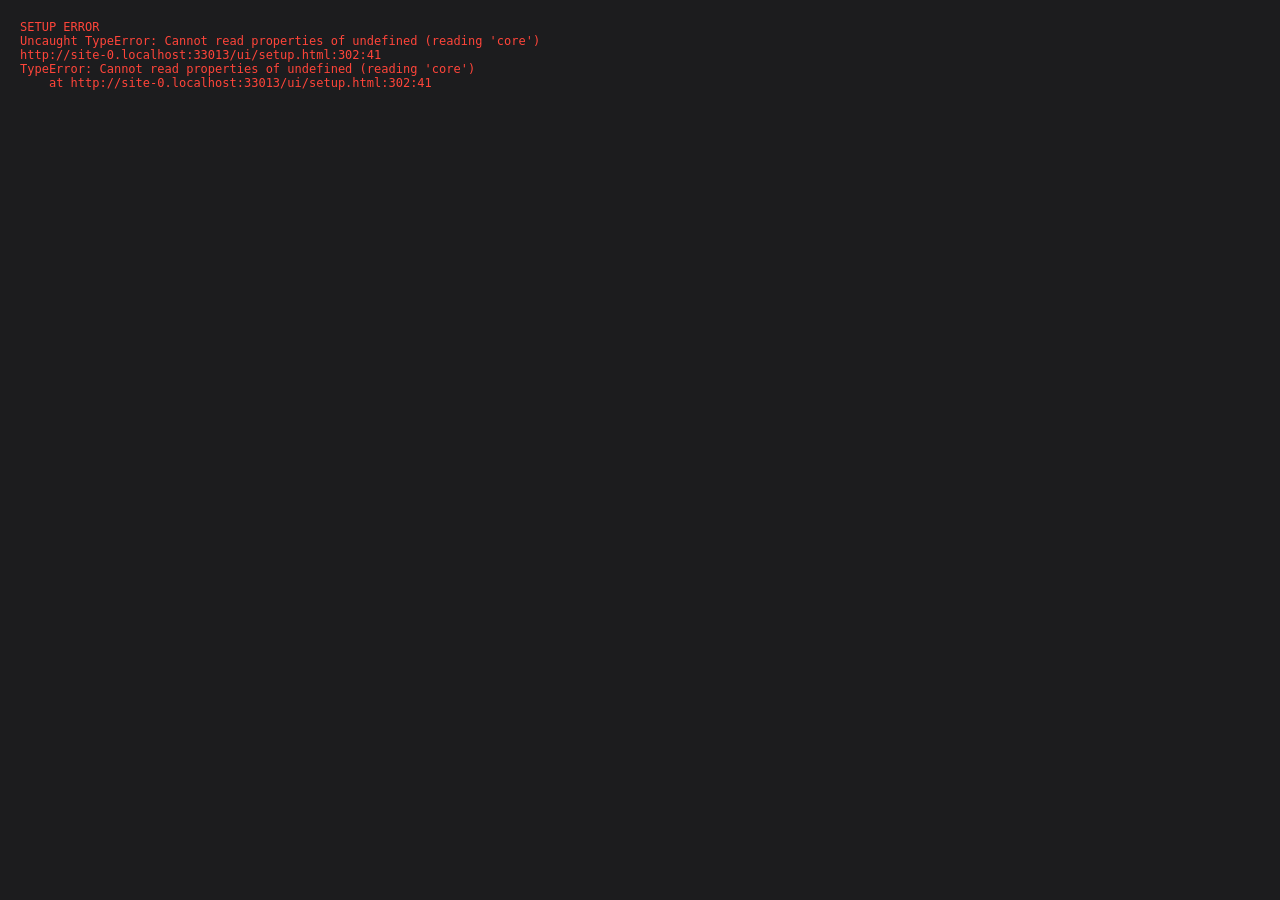
<file: ui/setup.html>
<!DOCTYPE html>
<html lang="en">
<head>
  <meta charset="UTF-8" />
  <meta name="viewport" content="width=device-width, initial-scale=1.0" />
  <title>Welcome to Zecho</title>
  <style>
    * { margin: 0; padding: 0; box-sizing: border-box; }

    :root {
      --bg: #1c1c1e;
      --surface: #2c2c2e;
      --text: #f5f5f7;
      --text-secondary: #98989d;
      --text-dim: rgba(255, 255, 255, 0.35);
      --accent: #6c5ce7;
      --accent-light: rgba(108, 92, 231, 0.15);
      --green: #30d158;
      --border: rgba(255, 255, 255, 0.08);
      --radius: 14px;
    }

    body {
      background: var(--bg);
      font-family: -apple-system, BlinkMacSystemFont, "SF Pro Display", "SF Pro Text", "Helvetica Neue", sans-serif;
      color: var(--text);
      height: 100vh;
      display: flex;
      flex-direction: column;
      overflow: hidden;
      -webkit-user-select: none;
      user-select: none;
    }

    .content {
      flex: 1;
      display: flex;
      flex-direction: column;
      padding: 40px 36px 24px;
      overflow: hidden;
    }

    .header {
      text-align: center;
      margin-bottom: 32px;
    }

    .header h1 {
      font-size: 24px;
      font-weight: 700;
      letter-spacing: -0.02em;
      margin-bottom: 8px;
    }

    .header p {
      font-size: 14px;
      color: var(--text-secondary);
      line-height: 1.5;
    }

    /* Steps */
    .steps {
      flex: 1;
      display: flex;
      flex-direction: column;
      gap: 12px;
    }

    .step {
      background: var(--surface);
      border-radius: var(--radius);
      padding: 16px 18px;
      display: flex;
      align-items: center;
      gap: 14px;
      transition: all 0.2s ease;
    }

    .step.active {
      border: 1px solid var(--accent);
      background: var(--accent-light);
    }

    .step.done {
      opacity: 0.6;
    }

    .step-icon {
      width: 36px;
      height: 36px;
      border-radius: 10px;
      display: flex;
      align-items: center;
      justify-content: center;
      flex-shrink: 0;
      font-size: 16px;
    }

    .step-icon.pending {
      background: rgba(255, 255, 255, 0.06);
      color: var(--text-dim);
    }

    .step-icon.active {
      background: var(--accent-light);
      color: var(--accent);
    }

    .step-icon.done {
      background: rgba(48, 209, 88, 0.12);
      color: var(--green);
    }

    .step-icon .spinner {
      width: 18px;
      height: 18px;
      border: 2px solid rgba(108, 92, 231, 0.3);
      border-top-color: var(--accent);
      border-radius: 50%;
      animation: spin 0.7s linear infinite;
    }

    @keyframes spin { to { transform: rotate(360deg); } }

    .step-content { flex: 1; min-width: 0; }

    .step-title {
      font-size: 14px;
      font-weight: 600;
    }

    .step-desc {
      font-size: 12px;
      color: var(--text-secondary);
      margin-top: 2px;
    }

    .step-status {
      font-size: 11px;
      color: var(--accent);
      margin-top: 4px;
    }

    /* Action button */
    .button-area {
      flex-shrink: 0;
      padding: 16px 36px 0;
    }

    .action-btn {
      width: 100%;
      padding: 12px;
      border: none;
      border-radius: 10px;
      font-size: 14px;
      font-weight: 600;
      font-family: inherit;
      cursor: pointer;
      transition: all 0.15s ease;
    }

    .action-btn.primary {
      background: var(--accent);
      color: #fff;
      cursor: pointer;
    }

    .action-btn.primary:hover:not(:disabled) {
      background: #7d6ef0;
      transform: translateY(-1px);
    }

    .action-btn.primary:active:not(:disabled) {
      transform: translateY(0);
    }

    .action-btn.primary:disabled {
      background: #48484a;
      color: var(--text-dim);
      cursor: default;
    }

    .action-btn.secondary {
      background: var(--surface);
      color: var(--text-secondary);
      border: 1px solid var(--border);
    }

    .action-btn.secondary:hover {
      color: var(--text);
      border-color: rgba(255, 255, 255, 0.15);
    }

    .footer {
      padding: 12px 36px 20px;
      text-align: center;
    }

    .skip-link {
      font-size: 12px;
      color: var(--text-dim);
      cursor: pointer;
      border: none;
      background: none;
      font-family: inherit;
      transition: color 0.12s ease;
    }

    .skip-link:hover {
      color: var(--text-secondary);
    }

    .check {
      display: inline-block;
    }
  </style>
</head>
<body>
  <div class="content">
    <div class="header">
      <h1>Welcome to Zecho</h1>
      <p>Let's get you set up. This takes about a minute.</p>
    </div>

    <div class="steps">
      <div class="step" id="step-accessibility">
        <div class="step-icon pending" id="icon-accessibility">
          <svg width="18" height="18" viewBox="0 0 24 24" fill="none">
            <path d="M12 15v2m0-8a1.5 1.5 0 110 3 1.5 1.5 0 010-3z" stroke="currentColor" stroke-width="1.5" stroke-linecap="round"/>
            <rect x="3" y="3" width="18" height="18" rx="5" stroke="currentColor" stroke-width="1.5" fill="none"/>
          </svg>
        </div>
        <div class="step-content">
          <div class="step-title">Input Monitoring</div>
          <div class="step-desc">Required for FN key recording.</div>
          <div class="step-status" id="status-accessibility"></div>
        </div>
      </div>

      <div class="step" id="step-microphone">
        <div class="step-icon pending" id="icon-microphone">
          <svg width="18" height="18" viewBox="0 0 24 24" fill="none">
            <rect x="8" y="2" width="8" height="12" rx="4" stroke="currentColor" stroke-width="1.5" fill="none"/>
            <path d="M5 11c0 3.87 3.13 7 7 7s7-3.13 7-7" stroke="currentColor" stroke-width="1.5" stroke-linecap="round" fill="none"/>
          </svg>
        </div>
        <div class="step-content">
          <div class="step-title">Microphone Access</div>
          <div class="step-desc">Required to capture your voice.</div>
          <div class="step-status" id="status-microphone"></div>
        </div>
      </div>

      <div class="step" id="step-whisper">
        <div class="step-icon pending" id="icon-whisper">
          <svg width="18" height="18" viewBox="0 0 24 24" fill="none">
            <rect x="7" y="2" width="10" height="14" rx="5" stroke="currentColor" stroke-width="1.5" fill="none"/>
            <path d="M4 12c0 4.42 3.58 8 8 8s8-3.58 8-8" stroke="currentColor" stroke-width="1.5" stroke-linecap="round" fill="none"/>
          </svg>
        </div>
        <div class="step-content">
          <div class="step-title">Speech-to-Text Model</div>
          <div class="step-desc">Whisper — converts your voice to text locally. (~141 MB)</div>
          <div class="step-status" id="status-whisper"></div>
        </div>
      </div>

      <div class="step" id="step-cleanup">
        <div class="step-icon pending" id="icon-cleanup">
          <svg width="18" height="18" viewBox="0 0 24 24" fill="none">
            <path d="M12 3L3 9v6l9 6 9-6V9l-9-6z" stroke="currentColor" stroke-width="1.5" fill="none"/>
            <path d="M12 15V9M9 12h6" stroke="currentColor" stroke-width="1.5" stroke-linecap="round"/>
          </svg>
        </div>
        <div class="step-content">
          <div class="step-title">Text Cleanup Model</div>
          <div class="step-desc">AI cleanup — removes filler words, fixes corrections. (~1 GB)</div>
          <div class="step-status" id="status-cleanup"></div>
        </div>
      </div>
    </div>
  </div>

  <div class="button-area">
    <button class="action-btn primary" id="btn-action">Enable Input Monitoring</button>
  </div>

  <div class="footer">
    <button class="skip-link" id="btn-skip">Skip setup</button>
  </div>

  <script>
    // Global error handler — show errors visibly, never silently die
    window.onerror = function(msg, src, line, col, err) {
      document.body.innerHTML = `<pre style="color:#ff453a;padding:20px;font-size:12px;white-space:pre-wrap;">SETUP ERROR\n${msg}\n${src}:${line}:${col}\n${err?.stack || ''}</pre>`;
      return true;
    };
    window.onunhandledrejection = function(e) {
      document.body.innerHTML = `<pre style="color:#ff453a;padding:20px;font-size:12px;white-space:pre-wrap;">SETUP ERROR (async)\n${e.reason}\n${e.reason?.stack || ''}</pre>`;
    };

    const { invoke } = window.__TAURI__.core;
    const { listen } = window.__TAURI__.event;
    const $ = (sel) => document.querySelector(sel);

    let state = {
      accessibility: false,
      microphone: false,
      whisper: false,
      cleanup: false,
      downloading: false,
    };

    function setIcon(id, status) {
      const el = $(`#icon-${id}`);
      el.className = `step-icon ${status}`;
      if (status === "done") {
        el.innerHTML = '<span class="check"><svg width="16" height="16" viewBox="0 0 18 18" fill="none"><path d="M4 9L7.5 12.5L14 5.5" stroke="currentColor" stroke-width="2" stroke-linecap="round" stroke-linejoin="round"/></svg></span>';
      } else if (status === "active") {
        el.innerHTML = '<div class="spinner"></div>';
      }
    }

    function setStatus(id, text) {
      $(`#status-${id}`).textContent = text;
    }

    function updateStep(id, done) {
      if (done) {
        setIcon(id, "done");
        setStatus(id, "Enabled");
        $(`#step-${id}`).classList.add("done");
        $(`#step-${id}`).classList.remove("active");
      } else {
        setIcon(id, "pending");
        setStatus(id, "Not enabled");
        $(`#step-${id}`).classList.remove("done");
      }
    }

    function updateUI() {
      const btn = $("#btn-action");

      updateStep("accessibility", state.accessibility);
      updateStep("microphone", state.microphone);

      if (state.whisper) {
        setIcon("whisper", "done"); setStatus("whisper", "Ready");
        $("#step-whisper").classList.add("done");
      }
      if (state.cleanup) {
        setIcon("cleanup", "done"); setStatus("cleanup", "Ready");
        $("#step-cleanup").classList.add("done");
      }

      let nextAction = null;
      if (state.downloading) {
        btn.disabled = true;
        btn.textContent = "Downloading...";
      } else if (!state.accessibility) {
        btn.disabled = false;
        btn.textContent = "Enable Input Monitoring";
        nextAction = "accessibility";
      } else if (!state.microphone) {
        btn.disabled = false;
        btn.textContent = "Enable Microphone";
        nextAction = "microphone";
      } else if (!state.whisper || !state.cleanup) {
        btn.disabled = false;
        btn.textContent = "Download Models";
        nextAction = "download";
      } else {
        btn.disabled = false;
        btn.textContent = "Get Started";
        nextAction = "finish";
      }
      btn.dataset.action = nextAction;
    }

    function withTimeout(promise, ms) {
      return Promise.race([
        promise,
        new Promise((_, reject) => setTimeout(() => reject("timeout"), ms))
      ]);
    }

    async function checkState() {
      // Don't block on invoke — update UI immediately with defaults
      updateUI();
      // Then try to get real state in background
      try {
        state.accessibility = await withTimeout(invoke("check_accessibility"), 2000);
      } catch (e) {}
      try {
        const setup = await withTimeout(invoke("check_setup"), 2000);
        state.whisper = setup.whisper_ready;
        state.cleanup = setup.cleanup_ready;
      } catch (e) {}
      updateUI();
    }

    async function grantAccessibility() {
      await invoke("open_accessibility_settings");
      const poll = setInterval(async () => {
        state.accessibility = await invoke("check_accessibility");
        if (state.accessibility) {
          clearInterval(poll);
          await invoke("start_fn_listener");
        }
        updateUI();
      }, 2000);
    }


    async function grantMicrophone() {
      // This triggers the macOS mic permission dialog
      await invoke("request_microphone");
      // Give the user time to click Allow, then mark as done
      // (We can't check the result, so assume granted after 3s)
      setTimeout(() => {
        state.microphone = true;
        updateUI();
      }, 3000);
    }

    async function downloadModels() {
      state.downloading = true;
      updateUI();

      if (!state.whisper) {
        setIcon("whisper", "active");
        $("#step-whisper").classList.add("active");
        setStatus("whisper", "Downloading...");
      }

      await invoke("setup_download_models");
    }

    listen("setup-progress", (event) => {
      const msg = event.payload;
      if (msg.includes("Speech") || msg.includes("speech")) {
        setStatus("whisper", msg);
        if (msg.includes("ready") || msg.includes("Ready")) {
          state.whisper = true;
          setIcon("whisper", "done");
          $("#step-whisper").classList.remove("active");
          $("#step-whisper").classList.add("done");
          // Start cleanup
          setIcon("cleanup", "active");
          $("#step-cleanup").classList.add("active");
          setStatus("cleanup", "Downloading...");
        }
      } else if (msg.includes("Cleanup") || msg.includes("cleanup")) {
        setStatus("cleanup", msg);
        if (msg.includes("ready") || msg.includes("Ready")) {
          state.cleanup = true;
        }
      }
      updateUI();
    });

    listen("setup-complete", () => {
      state.downloading = false;
      state.whisper = true;
      state.cleanup = true;
      updateUI();
    });

    listen("setup-error", (event) => {
      state.downloading = false;
      setStatus("whisper", event.payload);
      updateUI();
    });

    async function finish() {
      try { await invoke("complete_setup"); } catch (_) {}
      try {
        const { getCurrentWindow } = window.__TAURI__.window;
        const win = getCurrentWindow();
        await win.hide();
      } catch (e) {
        try {
          const win = window.__TAURI__.webviewWindow.getCurrentWebviewWindow();
          await win.hide();
        } catch (_) {
          // Last resort — tell the backend to hide us
          await invoke("hide_setup");
        }
      }
    }

    $("#btn-action").dataset.action = "accessibility";
    $("#btn-action").addEventListener("click", function() {
      var action = this.dataset.action;
      if (action === "accessibility") {
        grantAccessibility();
      } else if (action === "microphone") {
        grantMicrophone();
      } else if (action === "download") {
        this.textContent = "Working...";
        this.disabled = true;
        downloadModels();
      } else if (action === "finish") {
        this.textContent = "Working...";
        this.disabled = true;
        finish();
      }
    });

    $("#btn-skip").addEventListener("click", function() {
      finish();
    });

    checkState();
  </script>
</body>
</html>
</file>
<file: docs/styles.css>
/* ── Reset & Tokens ── */

*, *::before, *::after {
  margin: 0;
  padding: 0;
  box-sizing: border-box;
}

:root {
  --bg: #0a0a0c;
  --bg-surface: #141416;
  --bg-card: #1c1c1e;
  --bg-card-hover: #242426;
  --text: #f5f5f7;
  --text-secondary: #98989d;
  --text-dim: rgba(255, 255, 255, 0.35);
  --accent: #6c5ce7;
  --accent-light: rgba(108, 92, 231, 0.12);
  --accent-glow: rgba(108, 92, 231, 0.25);
  --blue: #4a9eff;
  --green: #30d158;
  --red: #ff453a;
  --orange: #ff9f0a;
  --pink: #ff6482;
  --border: rgba(255, 255, 255, 0.06);
  --border-accent: rgba(108, 92, 231, 0.2);
  --radius: 16px;
  --radius-sm: 10px;
  --radius-lg: 24px;
  --max-width: 1080px;
  --font: -apple-system, BlinkMacSystemFont, "SF Pro Display", "SF Pro Text", "Helvetica Neue", system-ui, sans-serif;
}

html {
  scroll-behavior: smooth;
  -webkit-font-smoothing: antialiased;
  -moz-osx-font-smoothing: grayscale;
}

body {
  background: var(--bg);
  color: var(--text);
  font-family: var(--font);
  line-height: 1.6;
  overflow-x: hidden;
}

a {
  color: inherit;
  text-decoration: none;
}

/* ── Nav ── */

nav {
  position: fixed;
  top: 0;
  left: 0;
  right: 0;
  z-index: 100;
  padding: 0 24px;
  background: rgba(10, 10, 12, 0.7);
  backdrop-filter: blur(24px);
  -webkit-backdrop-filter: blur(24px);
  border-bottom: 1px solid var(--border);
}

.nav-inner {
  max-width: var(--max-width);
  margin: 0 auto;
  display: flex;
  align-items: center;
  justify-content: space-between;
  height: 60px;
}

.logo {
  display: flex;
  align-items: center;
  gap: 10px;
  font-size: 18px;
  font-weight: 700;
  letter-spacing: -0.02em;
}

.logo-mark {
  width: 28px;
  height: 28px;
  border-radius: 8px;
  background: linear-gradient(135deg, var(--accent), #8b7cf7);
  position: relative;
  overflow: hidden;
}

.logo-mark::after {
  content: "";
  position: absolute;
  inset: 6px;
  border-radius: 50%;
  background: rgba(255, 255, 255, 0.25);
}

.logo-mark.small {
  width: 22px;
  height: 22px;
  border-radius: 6px;
}

.logo-mark.small::after {
  inset: 5px;
}

.nav-links {
  display: flex;
  align-items: center;
  gap: 28px;
}

.nav-links a {
  font-size: 14px;
  font-weight: 500;
  color: var(--text-secondary);
  transition: color 0.15s ease;
}

.nav-links a:hover {
  color: var(--text);
}

.nav-cta {
  background: var(--accent);
  color: var(--text) !important;
  padding: 7px 18px;
  border-radius: 20px;
  font-weight: 600 !important;
  transition: background 0.15s ease, transform 0.15s ease !important;
}

.nav-cta:hover {
  background: #7d6ef0 !important;
  transform: translateY(-1px);
}

/* ── Hero ── */

.hero {
  position: relative;
  min-height: 100vh;
  display: flex;
  flex-direction: column;
  align-items: center;
  justify-content: center;
  padding: 120px 24px 80px;
  text-align: center;
  overflow: hidden;
}

.hero-glow {
  position: absolute;
  top: -200px;
  left: 50%;
  transform: translateX(-50%);
  width: 800px;
  height: 600px;
  background: radial-gradient(ellipse, var(--accent-glow) 0%, transparent 70%);
  opacity: 0.4;
  pointer-events: none;
  animation: glowPulse 6s ease-in-out infinite;
}

@keyframes glowPulse {
  0%, 100% { opacity: 0.4; transform: translateX(-50%) scale(1); }
  50% { opacity: 0.55; transform: translateX(-50%) scale(1.05); }
}

.hero-content {
  position: relative;
  z-index: 1;
  max-width: 680px;
}

.badge {
  display: inline-block;
  padding: 6px 16px;
  background: var(--accent-light);
  border: 1px solid var(--border-accent);
  border-radius: 20px;
  font-size: 13px;
  font-weight: 500;
  color: #c8b6ff;
  letter-spacing: 0.02em;
  margin-bottom: 28px;
}

.hero h1 {
  font-size: clamp(48px, 8vw, 72px);
  font-weight: 750;
  line-height: 1.05;
  letter-spacing: -0.035em;
  margin-bottom: 24px;
}

.gradient-text {
  background: linear-gradient(135deg, #c8b6ff 0%, var(--accent) 50%, var(--blue) 100%);
  -webkit-background-clip: text;
  background-clip: text;
  -webkit-text-fill-color: transparent;
}

.hero-sub {
  font-size: 19px;
  line-height: 1.6;
  color: var(--text-secondary);
  max-width: 520px;
  margin: 0 auto 40px;
}

.hero-actions {
  display: flex;
  align-items: center;
  justify-content: center;
  gap: 14px;
  flex-wrap: wrap;
}

/* ── Buttons ── */

.btn {
  display: inline-flex;
  align-items: center;
  gap: 8px;
  padding: 12px 24px;
  border-radius: 12px;
  font-size: 15px;
  font-weight: 600;
  transition: all 0.2s ease;
  cursor: pointer;
}

.btn-primary {
  background: var(--accent);
  color: #fff;
  box-shadow: 0 4px 16px rgba(108, 92, 231, 0.3);
}

.btn-primary:hover {
  background: #7d6ef0;
  box-shadow: 0 6px 24px rgba(108, 92, 231, 0.4);
  transform: translateY(-2px);
}

.btn-secondary {
  background: var(--bg-card);
  border: 1px solid var(--border);
  color: var(--text-secondary);
}

.btn-secondary:hover {
  background: var(--bg-card-hover);
  color: var(--text);
  border-color: rgba(255, 255, 255, 0.12);
  transform: translateY(-2px);
}

/* ── Hero Mockup ── */

.hero-mockup {
  position: relative;
  z-index: 1;
  margin-top: 64px;
  perspective: 1000px;
}

.mockup-window {
  background: var(--bg-surface);
  border: 1px solid var(--border);
  border-radius: var(--radius-lg);
  padding: 48px 64px;
  box-shadow: 0 24px 80px rgba(0, 0, 0, 0.6), 0 0 0 1px rgba(255, 255, 255, 0.03) inset;
  max-width: 480px;
  margin: 0 auto;
}

.mockup-content {
  display: flex;
  flex-direction: column;
  align-items: center;
  gap: 20px;
}

.mockup-pill {
  display: flex;
  align-items: center;
  border-radius: 22px;
  transition: all 0.3s ease;
}

.mockup-idle {
  width: 60px;
  height: 6px;
  background: rgba(255, 255, 255, 0.08);
  border-radius: 3px;
  justify-content: center;
}

.mockup-dot {
  width: 3px;
  height: 3px;
  border-radius: 50%;
  background: rgba(255, 255, 255, 0.2);
}

.mockup-recording {
  background: rgba(28, 28, 30, 0.95);
  border: 1px solid rgba(255, 69, 58, 0.2);
  padding: 6px 8px;
  gap: 8px;
  box-shadow: 0 0 20px rgba(255, 69, 58, 0.08);
}

.mockup-cancel {
  width: 26px;
  height: 26px;
  border-radius: 50%;
  background: rgba(255, 255, 255, 0.08);
  display: flex;
  align-items: center;
  justify-content: center;
  color: rgba(255, 255, 255, 0.4);
  flex-shrink: 0;
}

.mockup-waveform {
  display: flex;
  align-items: center;
  gap: 2px;
  height: 20px;
  padding: 0 4px;
}

.mockup-waveform span {
  display: block;
  width: 3px;
  border-radius: 1.5px;
  background: rgba(255, 255, 255, 0.55);
  animation: wave 1.2s ease-in-out infinite;
}

.mockup-waveform span:nth-child(1) { height: 6px; animation-delay: 0s; }
.mockup-waveform span:nth-child(2) { height: 14px; animation-delay: 0.1s; }
.mockup-waveform span:nth-child(3) { height: 8px; animation-delay: 0.2s; }
.mockup-waveform span:nth-child(4) { height: 18px; animation-delay: 0.15s; }
.mockup-waveform span:nth-child(5) { height: 10px; animation-delay: 0.25s; }
.mockup-waveform span:nth-child(6) { height: 16px; animation-delay: 0.05s; }
.mockup-waveform span:nth-child(7) { height: 6px; animation-delay: 0.3s; }
.mockup-waveform span:nth-child(8) { height: 12px; animation-delay: 0.12s; }
.mockup-waveform span:nth-child(9) { height: 8px; animation-delay: 0.22s; }
.mockup-waveform span:nth-child(10) { height: 14px; animation-delay: 0.08s; }
.mockup-waveform span:nth-child(11) { height: 6px; animation-delay: 0.28s; }
.mockup-waveform span:nth-child(12) { height: 10px; animation-delay: 0.18s; }

@keyframes wave {
  0%, 100% { transform: scaleY(1); }
  50% { transform: scaleY(0.4); }
}

.mockup-stop {
  width: 26px;
  height: 26px;
  border-radius: 50%;
  background: rgba(255, 69, 58, 0.12);
  display: flex;
  align-items: center;
  justify-content: center;
  color: var(--red);
  flex-shrink: 0;
}

.mockup-done {
  background: rgba(28, 28, 30, 0.95);
  border: 1px solid rgba(48, 209, 88, 0.2);
  padding: 8px 16px;
  gap: 6px;
  color: var(--green);
  font-size: 13px;
  font-weight: 500;
}

/* ── Sections ── */

.section-inner {
  max-width: var(--max-width);
  margin: 0 auto;
  padding: 0 24px;
}

.section-header {
  text-align: center;
  margin-bottom: 64px;
}

.section-header h2 {
  font-size: clamp(32px, 5vw, 48px);
  font-weight: 700;
  line-height: 1.1;
  letter-spacing: -0.03em;
  margin-bottom: 16px;
}

.section-header p {
  font-size: 17px;
  color: var(--text-secondary);
  max-width: 480px;
  margin: 0 auto;
}

/* ── Features ── */

.features {
  padding: 120px 0;
  position: relative;
}

.feature-grid {
  display: grid;
  grid-template-columns: repeat(3, 1fr);
  gap: 16px;
}

.feature-card {
  background: var(--bg-card);
  border: 1px solid var(--border);
  border-radius: var(--radius);
  padding: 32px 28px;
  transition: all 0.25s ease;
}

.feature-card:hover {
  background: var(--bg-card-hover);
  border-color: rgba(255, 255, 255, 0.1);
  transform: translateY(-4px);
  box-shadow: 0 12px 40px rgba(0, 0, 0, 0.3);
}

.feature-icon {
  width: 44px;
  height: 44px;
  border-radius: 12px;
  background: var(--accent-light);
  display: flex;
  align-items: center;
  justify-content: center;
  color: var(--accent);
  margin-bottom: 20px;
}

.feature-icon.accent-blue { background: rgba(74, 158, 255, 0.1); color: var(--blue); }
.feature-icon.accent-green { background: rgba(48, 209, 88, 0.1); color: var(--green); }
.feature-icon.accent-orange { background: rgba(255, 159, 10, 0.1); color: var(--orange); }
.feature-icon.accent-pink { background: rgba(255, 100, 130, 0.1); color: var(--pink); }
.feature-icon.accent-purple { background: var(--accent-light); color: var(--accent); }

.feature-card h3 {
  font-size: 17px;
  font-weight: 650;
  letter-spacing: -0.01em;
  margin-bottom: 8px;
}

.feature-card p {
  font-size: 14px;
  line-height: 1.6;
  color: var(--text-secondary);
}

/* ── How It Works ── */

.how-it-works {
  padding: 120px 0;
  background: var(--bg-surface);
  border-top: 1px solid var(--border);
  border-bottom: 1px solid var(--border);
}

.steps {
  max-width: 600px;
  margin: 0 auto;
  display: flex;
  flex-direction: column;
  align-items: center;
}

.step {
  display: grid;
  grid-template-columns: auto 1fr auto;
  gap: 24px;
  align-items: center;
  width: 100%;
  padding: 24px;
  background: var(--bg-card);
  border: 1px solid var(--border);
  border-radius: var(--radius);
}

.step-connector {
  display: flex;
  justify-content: center;
  padding: 4px 0;
}

.step-number {
  width: 40px;
  height: 40px;
  border-radius: 50%;
  background: var(--accent-light);
  border: 1px solid var(--border-accent);
  display: flex;
  align-items: center;
  justify-content: center;
  font-size: 16px;
  font-weight: 700;
  color: var(--accent);
  flex-shrink: 0;
}

.step-content h3 {
  font-size: 17px;
  font-weight: 650;
  letter-spacing: -0.01em;
  margin-bottom: 4px;
}

.step-content p {
  font-size: 13px;
  color: var(--text-secondary);
  line-height: 1.5;
}

.step-visual {
  flex-shrink: 0;
}

.step-pill {
  display: flex;
  align-items: center;
  border-radius: 18px;
  font-size: 12px;
  font-weight: 500;
}

.step-pill.recording {
  background: rgba(28, 28, 30, 0.95);
  border: 1px solid rgba(255, 69, 58, 0.2);
  padding: 4px 6px;
  gap: 5px;
}

.step-cancel-btn {
  width: 22px;
  height: 22px;
  border-radius: 50%;
  background: rgba(255, 255, 255, 0.08);
  display: flex;
  align-items: center;
  justify-content: center;
  color: rgba(255, 255, 255, 0.35);
}

.step-bars {
  display: flex;
  align-items: center;
  gap: 2px;
  height: 16px;
}

.step-bars span {
  width: 2px;
  border-radius: 1px;
  background: rgba(255, 255, 255, 0.5);
  animation: wave 1.2s ease-in-out infinite;
}

.step-bars span:nth-child(1) { height: 4px; animation-delay: 0s; }
.step-bars span:nth-child(2) { height: 10px; animation-delay: 0.1s; }
.step-bars span:nth-child(3) { height: 6px; animation-delay: 0.2s; }
.step-bars span:nth-child(4) { height: 14px; animation-delay: 0.15s; }
.step-bars span:nth-child(5) { height: 8px; animation-delay: 0.25s; }
.step-bars span:nth-child(6) { height: 12px; animation-delay: 0.05s; }
.step-bars span:nth-child(7) { height: 4px; animation-delay: 0.3s; }
.step-bars span:nth-child(8) { height: 8px; animation-delay: 0.12s; }

.step-stop-btn {
  width: 22px;
  height: 22px;
  border-radius: 50%;
  background: rgba(255, 69, 58, 0.12);
  display: flex;
  align-items: center;
  justify-content: center;
  color: var(--red);
}

.step-pill.done {
  background: rgba(28, 28, 30, 0.95);
  border: 1px solid rgba(48, 209, 88, 0.2);
  padding: 6px 14px;
  gap: 5px;
  color: var(--green);
}

.step-transform {
  display: flex;
  flex-direction: column;
  align-items: center;
  gap: 6px;
  max-width: 180px;
}

.step-before {
  font-size: 11px;
  color: var(--text-dim);
  text-decoration: line-through;
  text-decoration-color: rgba(255, 69, 58, 0.4);
  line-height: 1.4;
  text-align: center;
}

.step-arrow {
  color: var(--accent);
  opacity: 0.6;
}

.step-after {
  font-size: 12px;
  color: var(--green);
  font-weight: 500;
  text-align: center;
  line-height: 1.4;
}

/* ── Download ── */

.download {
  padding: 120px 0;
  position: relative;
  overflow: hidden;
}

.download-glow {
  position: absolute;
  bottom: -100px;
  left: 50%;
  transform: translateX(-50%);
  width: 600px;
  height: 400px;
  background: radial-gradient(ellipse, var(--accent-glow) 0%, transparent 70%);
  opacity: 0.25;
  pointer-events: none;
}

.download-cards {
  display: flex;
  justify-content: center;
  gap: 16px;
  flex-wrap: wrap;
  margin-bottom: 32px;
}

.download-card {
  display: flex;
  align-items: center;
  gap: 16px;
  padding: 20px 28px;
  background: var(--bg-card);
  border: 1px solid var(--border);
  border-radius: var(--radius);
  min-width: 240px;
  transition: all 0.25s ease;
  cursor: pointer;
}

.download-card:hover {
  background: var(--bg-card-hover);
  border-color: var(--border-accent);
  transform: translateY(-3px);
  box-shadow: 0 8px 32px rgba(108, 92, 231, 0.12);
}

.download-icon {
  width: 44px;
  height: 44px;
  border-radius: 12px;
  background: var(--accent-light);
  display: flex;
  align-items: center;
  justify-content: center;
  color: var(--accent);
  flex-shrink: 0;
}

.download-info {
  display: flex;
  flex-direction: column;
  gap: 2px;
}

.download-info strong {
  font-size: 15px;
  font-weight: 650;
}

.download-info span {
  font-size: 12px;
  color: var(--text-secondary);
}

.download-action {
  color: var(--text-dim);
  margin-left: auto;
}

.download-note {
  text-align: center;
  font-size: 13px;
  color: var(--text-dim);
}

.download-note a {
  color: var(--accent);
  text-decoration: underline;
  text-underline-offset: 2px;
}

/* ── Footer ── */

footer {
  padding: 40px 24px;
  border-top: 1px solid var(--border);
}

.footer-inner {
  max-width: var(--max-width);
  margin: 0 auto;
  display: flex;
  align-items: center;
  justify-content: space-between;
}

.footer-brand {
  display: flex;
  align-items: center;
  gap: 8px;
  font-weight: 600;
  font-size: 15px;
}

.footer-links {
  display: flex;
  gap: 24px;
}

.footer-links a {
  font-size: 13px;
  color: var(--text-secondary);
  transition: color 0.15s ease;
}

.footer-links a:hover {
  color: var(--text);
}

.footer-copy {
  font-size: 13px;
  color: var(--text-dim);
}

.footer-copy a {
  color: var(--text-secondary);
  transition: color 0.15s ease;
}

.footer-copy a:hover {
  color: var(--text);
}

/* ── Responsive ── */

@media (max-width: 768px) {
  .feature-grid {
    grid-template-columns: 1fr;
  }

  .step {
    grid-template-columns: auto 1fr;
    gap: 16px;
  }

  .step-visual {
    grid-column: 1 / -1;
    display: flex;
    justify-content: center;
  }

  .nav-links a:not(.nav-cta) {
    display: none;
  }

  .footer-inner {
    flex-direction: column;
    gap: 20px;
    text-align: center;
  }

  .download-cards {
    flex-direction: column;
    align-items: center;
  }

  .download-card {
    width: 100%;
    max-width: 320px;
  }
}

@media (max-width: 480px) {
  .hero h1 {
    font-size: 40px;
  }

  .hero-sub {
    font-size: 16px;
  }

  .hero-actions {
    flex-direction: column;
    width: 100%;
  }

  .btn {
    width: 100%;
    justify-content: center;
  }
}
</file>
